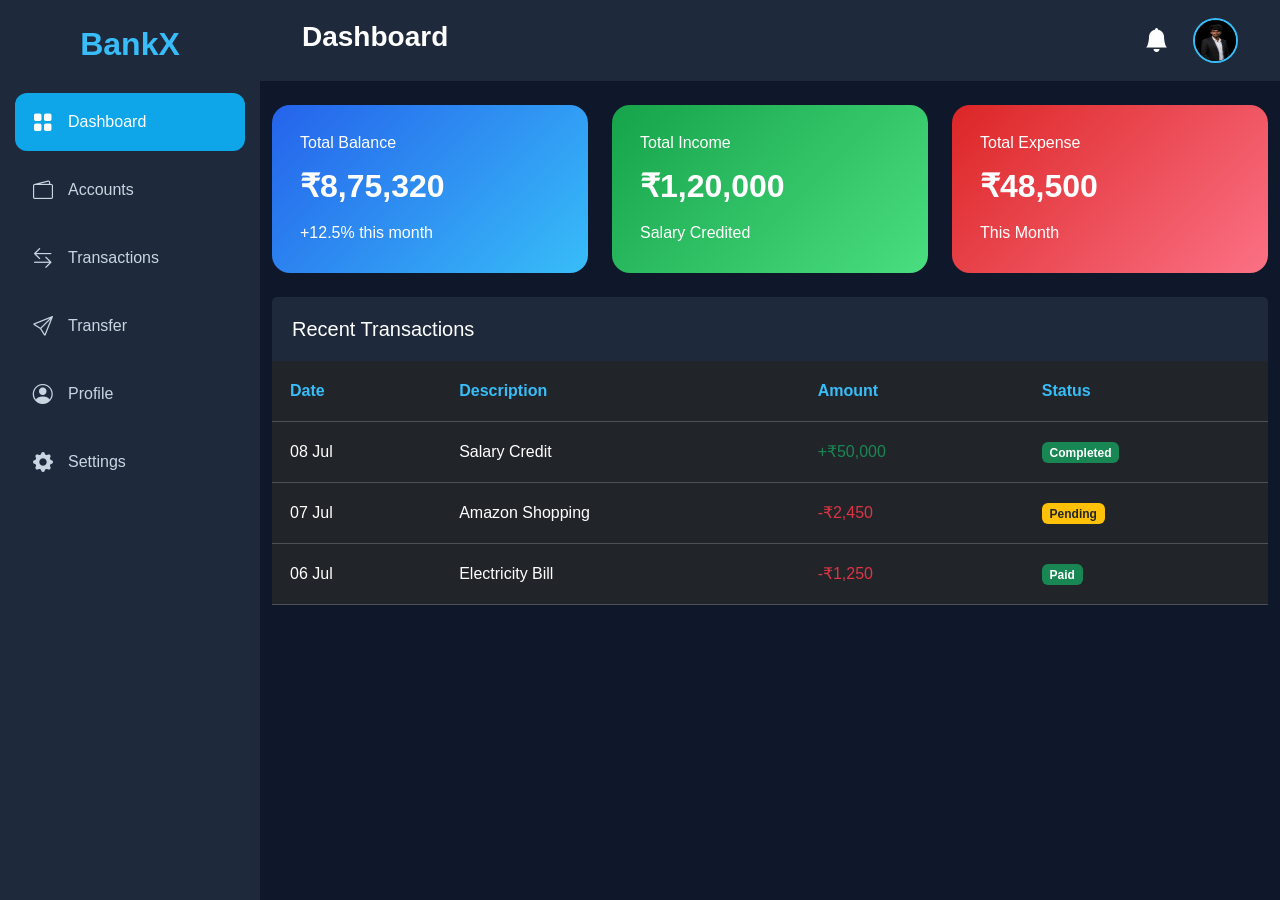
<file: index.html>
<!DOCTYPE html>
<html lang="en">
<head>
    <meta charset="UTF-8">
    <meta name="viewport" content="width=device-width, initial-scale=1.0">
    <title>BankX Dashboard</title>
    <link href="https://cdn.jsdelivr.net/npm/bootstrap@5.3.3/dist/css/bootstrap.min.css" rel="stylesheet">
    <link rel="stylesheet" href="https://cdn.jsdelivr.net/npm/bootstrap-icons@1.11.3/font/bootstrap-icons.min.css">
    <link rel="icon" type="image/png" href="./pngtree-vector-bank-icon-png-image_708538.jpg">
    <link rel="stylesheet" href="./style.css">
</head>
<body>
<div class="wrapper">
    <aside class="sidebar">
        <div class="logo">
            <h2>BankX</h2>
        </div>
        <ul class="nav flex-column mt-4">
            <li class="nav-item">
                <a href="index.html" class="nav-link active">
                    <i class="bi bi-grid-fill"></i>
                    <span>Dashboard</span>
                </a>
            </li>
            <li class="nav-item">
                <a href="./accounts.html" class="nav-link">
                    <i class="bi bi-wallet2"></i>
                    <span>Accounts</span>
                </a>
            </li>
            <li class="nav-item">
                <a href="./transaction.html" class="nav-link">
                    <i class="bi bi-arrow-left-right"></i>
                    <span>Transactions</span>
                </a>
            </li>
            <li class="nav-item">
                <a href="./transfer.html" class="nav-link">
                    <i class="bi bi-send"></i>
                    <span>Transfer</span>
                </a>
            </li>
            <li class="nav-item">
                <a href="./profile.html" class="nav-link">
                    <i class="bi bi-person-circle"></i>
                    <span>Profile</span>
                </a>
            </li>
            <li class="nav-item">
                <a href="./setting.html" class="nav-link">
                    <i class="bi bi-gear-fill"></i>
                    <span>Settings</span>
                </a>
            </li>
        </ul>
    </aside>
    <main class="main">
        <nav class="navbar navbar-dark">
            <div class="container-fluid">
                <h3 class="text-white fw-bold">
                    Dashboard
                </h3>
                <div class="d-flex align-items-center">
                    <i class="bi bi-bell-fill text-white fs-4 me-4"></i>
                    <img src="./mugil3.png"
                    class="profile">
                </div>
            </div>
        </nav>
        <div class="container-fluid mt-4">
            <div class="row g-4">
                <div class="col-xl-4 col-md-6">
                    <div class="card balance-card">
                        <div class="card-body">
                            <h6>Total Balance</h6>
                            <h2>₹8,75,320</h2>
                            <p>+12.5% this month</p>
                        </div>
                    </div>
                </div>
                <div class="col-xl-4 col-md-6">
                    <div class="card income-card">
                        <div class="card-body">
                            <h6>Total Income</h6>
                            <h2>₹1,20,000</h2>
                            <p>Salary Credited</p>
                        </div>
                    </div>
                </div>
                <div class="col-xl-4 col-md-12">
                    <div class="card expense-card">
                        <div class="card-body">
                            <h6>Total Expense</h6>
                            <h2>₹48,500</h2>
                            <p>This Month</p>
                        </div>
                    </div>
                </div>
            </div>
        </div>
        <div class="container-fluid mt-4">
            <div class="card table-card">
                <div class="card-header">
                    <h5 class="mb-0">
                        Recent Transactions
                    </h5>
                </div>
                <div class="table-responsive">
                    <table class="table table-dark table-hover align-middle mb-0">
                        <thead>
                            <tr>
                                <th>Date</th>
                                <th>Description</th>
                                <th>Amount</th>
                                <th>Status</th>
                            </tr>
                        </thead>
                        <tbody>
                            <tr>
                                <td>08 Jul</td>
                                <td>Salary Credit</td>
                                <td class="text-success">
                                    +₹50,000
                                </td>
                                <td>
                                    <span class="badge bg-success">
                                        Completed
                                    </span>
                                </td>
                            </tr>
                            <tr>
                                <td>07 Jul</td>
                                <td>Amazon Shopping</td>
                                <td class="text-danger">
                                    -₹2,450
                                </td>
                                <td>
                                    <span class="badge bg-warning text-dark">
                                        Pending
                                    </span>
                                </td>
                            </tr>
                            <tr>
                                <td>06 Jul</td>
                                <td>Electricity Bill</td>
                                <td class="text-danger">
                                    -₹1,250
                                </td>
                                <td>
                                    <span class="badge bg-success">
                                        Paid
                                    </span>
                                </td>
                            </tr>
                        </tbody>
                    </table>
                </div>
            </div>
        </div>
    </main>
</div>
</body>
</html>
</file>
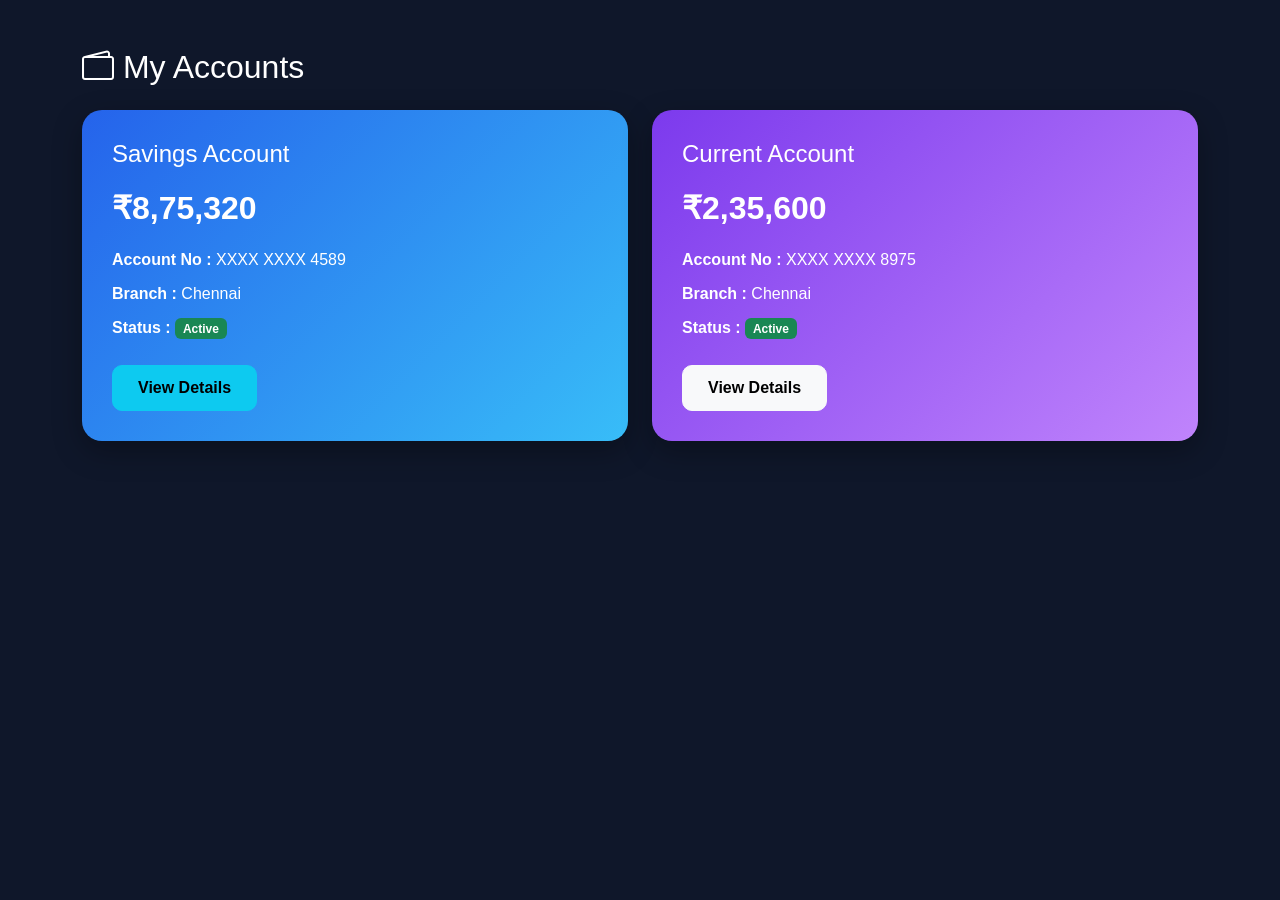
<file: accounts.html>
<!DOCTYPE html>
<html lang="en">
<head>
    <meta charset="UTF-8">
    <meta name="viewport" content="width=device-width, initial-scale=1.0">
    <title>Accounts</title>
    <link href="https://cdn.jsdelivr.net/npm/bootstrap@5.3.3/dist/css/bootstrap.min.css" rel="stylesheet">
    <link rel="stylesheet" href="./accounts.css">
    <link rel="stylesheet" href="https://cdn.jsdelivr.net/npm/bootstrap-icons@1.11.3/font/bootstrap-icons.min.css">
    <link rel="icon" type="image/png" href="./pngtree-vector-bank-icon-png-image_708538.jpg">
</head>
<body>
    <div class="container py-5">
        <h2 class="text-white mb-4">
            <i class="bi bi-wallet2"></i>
            My Accounts
        </h2>
        <div class="row g-4">
            <div class="col-lg-6">
                <div class="account-card">
                    <h4>Savings Account</h4>
                    <h2>₹8,75,320</h2>
                    <p><strong>Account No :</strong> XXXX XXXX 4589</p>
                    <p><strong>Branch :</strong> Chennai</p>
                    <p><strong>Status :</strong>
                        <span class="badge bg-success">Active</span>
                    </p>
                    <button class="btn btn-info">
                        View Details
                    </button>
                </div>
            </div>
            <div class="col-lg-6">
                <div class="account-card current">
                    <h4>Current Account</h4>
                    <h2>₹2,35,600</h2>
                    <p><strong>Account No :</strong> XXXX XXXX 8975</p>
                    <p><strong>Branch :</strong> Chennai</p>
                    <p><strong>Status :</strong>
                        <span class="badge bg-success">Active</span>
                    </p>
                    <button class="btn btn-light">
                        View Details
                    </button>
                </div>
            </div>
        </div>
    </div>
</body>
</html>
</file>
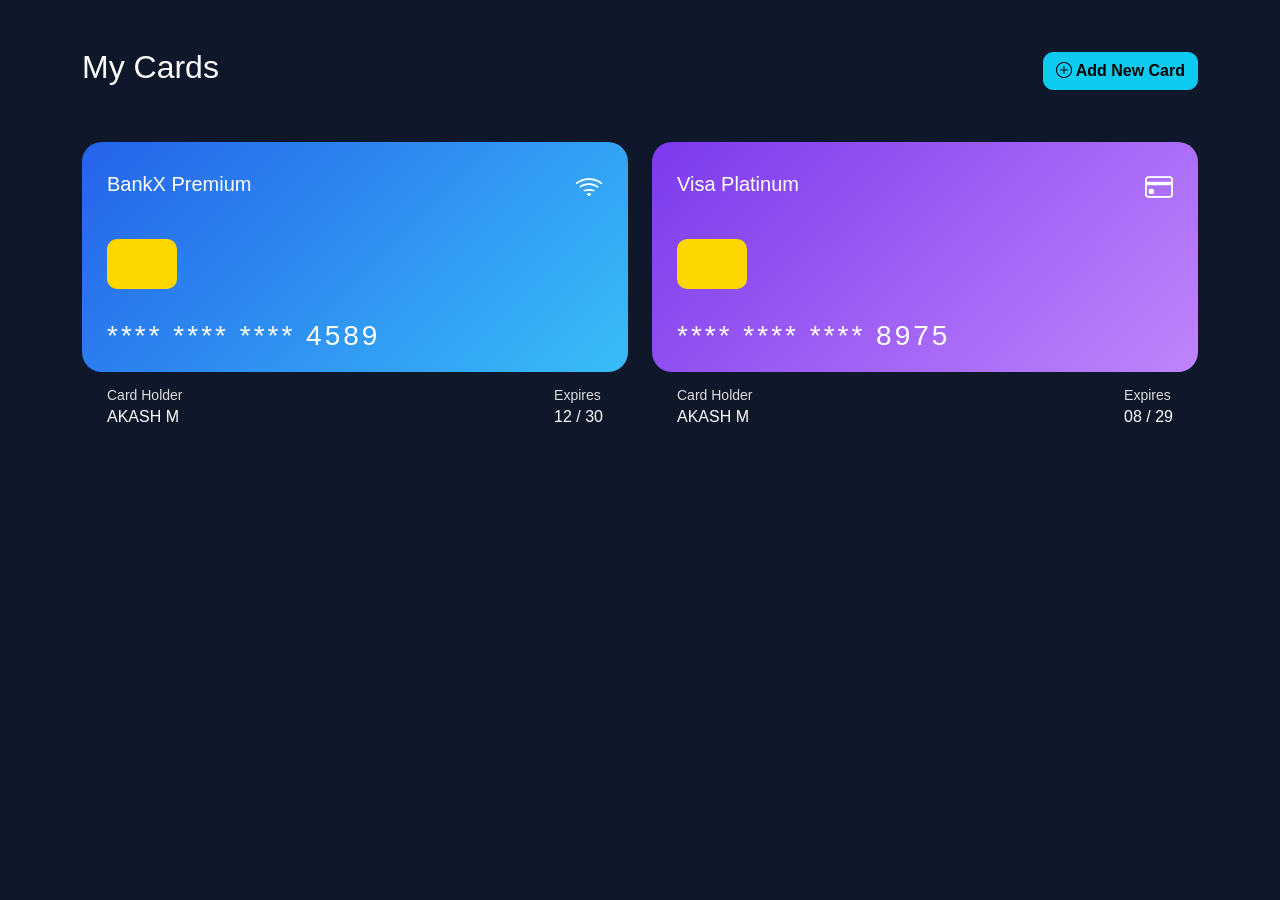
<file: cards.html>
<!DOCTYPE html>
<html lang="en">
<head>
    <meta charset="UTF-8">
    <meta name="viewport" content="width=device-width, initial-scale=1.0">
    <title>My Cards</title>
    <link href="https://cdn.jsdelivr.net/npm/bootstrap@5.3.3/dist/css/bootstrap.min.css" rel="stylesheet">
    <link rel="stylesheet" href="./cards.css">
    <link rel="icon" type="image/png" href="./pngtree-vector-bank-icon-png-image_708538.jpg">
    <link rel="stylesheet" href="https://cdn.jsdelivr.net/npm/bootstrap-icons@1.11.3/font/bootstrap-icons.min.css">
</head>
<body>
<div class="container py-5">
    <div class="d-flex justify-content-between align-items-center mb-5">
        <h2 class="text-white">My Cards</h2>
        <button class="btn btn-info">
            <i class="bi bi-plus-circle"></i>
            Add New Card
        </button>
    </div>
    <div class="row">
        <div class="col-lg-6 mb-4">
            <div class="credit-card">
                <div class="top">
                    <h5>BankX Premium</h5>
                    <i class="bi bi-wifi fs-3"></i>
                </div>
                <div class="chip"></div>
                <h3 class="number">
                    **** **** **** 4589
                </h3>
                <div class="bottom">
                    <div>
                        <small>Card Holder</small>
                        <h6>AKASH M</h6>
                    </div>
                    <div>
                        <small>Expires</small>
                        <h6>12 / 30</h6>
                    </div>
                </div>
            </div>
        </div>
        <div class="col-lg-6 mb-4">
            <div class="credit-card second">
                <div class="top">
                    <h5>Visa Platinum</h5>
                    <i class="bi bi-credit-card fs-3"></i>
                </div>
                <div class="chip"></div>
                <h3 class="number">
                    **** **** **** 8975
                </h3>
                <div class="bottom">
                    <div>
                        <small>Card Holder</small>
                        <h6>AKASH M</h6>
                    </div>
                    <div>
                        <small>Expires</small>
                        <h6>08 / 29</h6>
                    </div>
                </div>
            </div>
        </div>
</file>
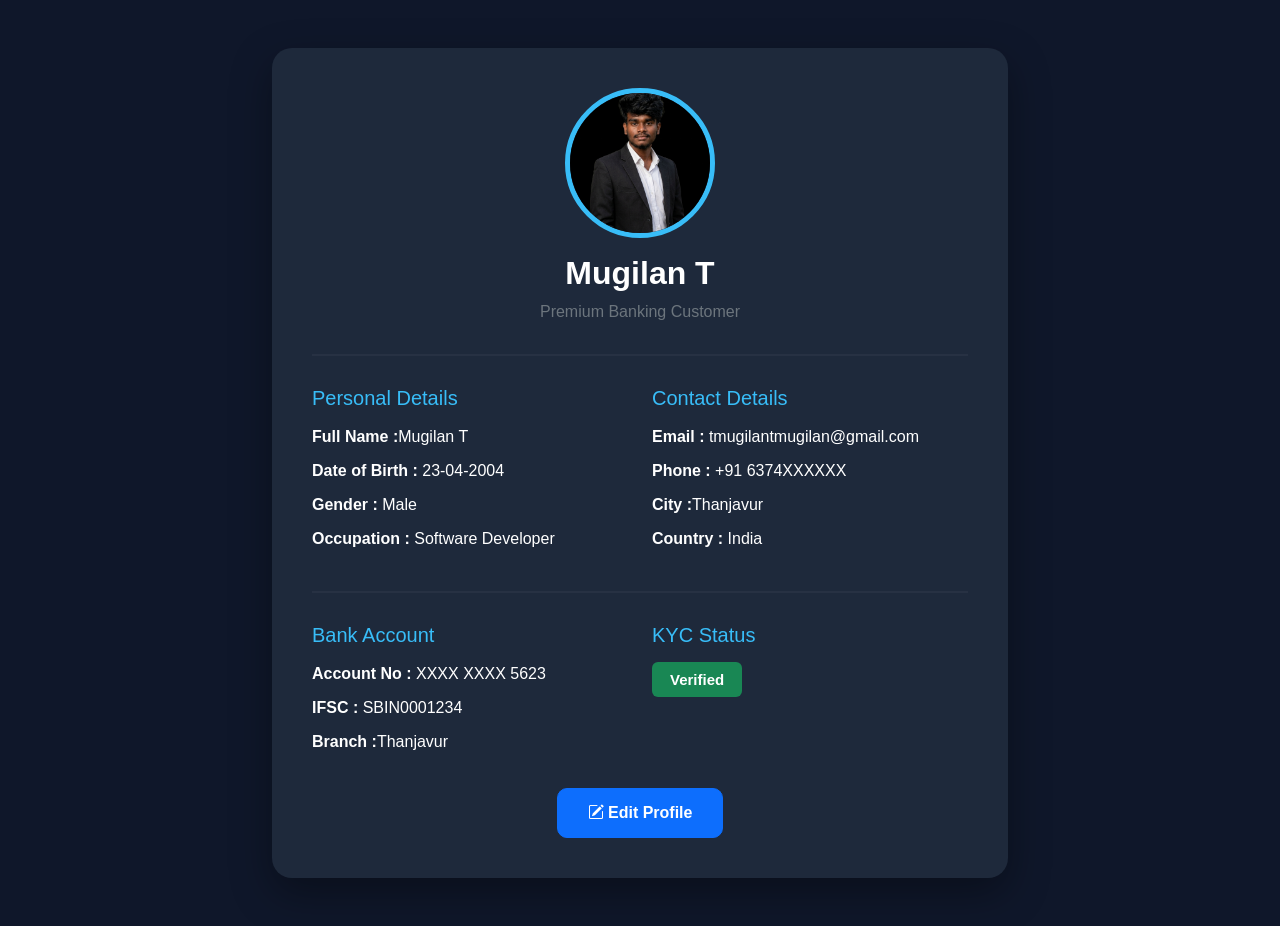
<file: profile.html>
<!DOCTYPE html>
<html lang="en">
<head>
    <meta charset="UTF-8">
    <meta name="viewport" content="width=device-width, initial-scale=1.0">
    <title>Profile</title>
    <link rel="icon" type="image/png" href="./pngtree-vector-bank-icon-png-image_708538.jpg">
    <link href="https://cdn.jsdelivr.net/npm/bootstrap@5.3.3/dist/css/bootstrap.min.css" rel="stylesheet">
    <link rel="stylesheet" href="https://cdn.jsdelivr.net/npm/bootstrap-icons@1.11.3/font/bootstrap-icons.min.css">
    <link rel="stylesheet" href="./profile.css">
</head>
<body>
<div class="container py-5">
    <div class="row justify-content-center">
        <div class="col-lg-8">
            <div class="profile-card">
                <div class="text-center">
                    <img src="./mugil3.png" class="profile-img">
                    <h2 class="mt-3">Mugilan T</h2>
                    <p class="text-secondary">
                        Premium Banking Customer
                    </p>
                </div>
                <hr>
                <div class="row">
                    <div class="col-md-6">
                        <h5>Personal Details</h5>
                        <p><strong>Full Name :</strong>Mugilan T</p>
                        <p><strong>Date of Birth :</strong> 23-04-2004</p>
                        <p><strong>Gender :</strong> Male</p>
                        <p><strong>Occupation :</strong> Software Developer</p>
                    </div>
                    <div class="col-md-6">
                        <h5>Contact Details</h5>
                        <p><strong>Email :</strong> tmugilantmugilan@gmail.com</p>
                        <p><strong>Phone :</strong> +91 6374XXXXXX</p>
                        <p><strong>City :</strong>Thanjavur</p>
                        <p><strong>Country :</strong> India</p>
                    </div>
                </div>
                <hr>
                <div class="row">
                    <div class="col-md-6">
                        <h5>Bank Account</h5>
                        <p><strong>Account No :</strong> XXXX XXXX 5623</p>
                        <p><strong>IFSC :</strong> SBIN0001234</p>
                        <p><strong>Branch :</strong>Thanjavur</p>
                    </div>
                    <div class="col-md-6">
                        <h5>KYC Status</h5>
                        <span class="badge bg-success">
                            Verified
                        </span>
                    </div>
                </div>
                <div class="text-center mt-4">
                    <button class="btn btn-primary">
                        <i class="bi bi-pencil-square"></i>
                        Edit Profile
                    </button>
                </div>
            </div>
        </div>
    </div>
</div>
</body>
</html>
</file>
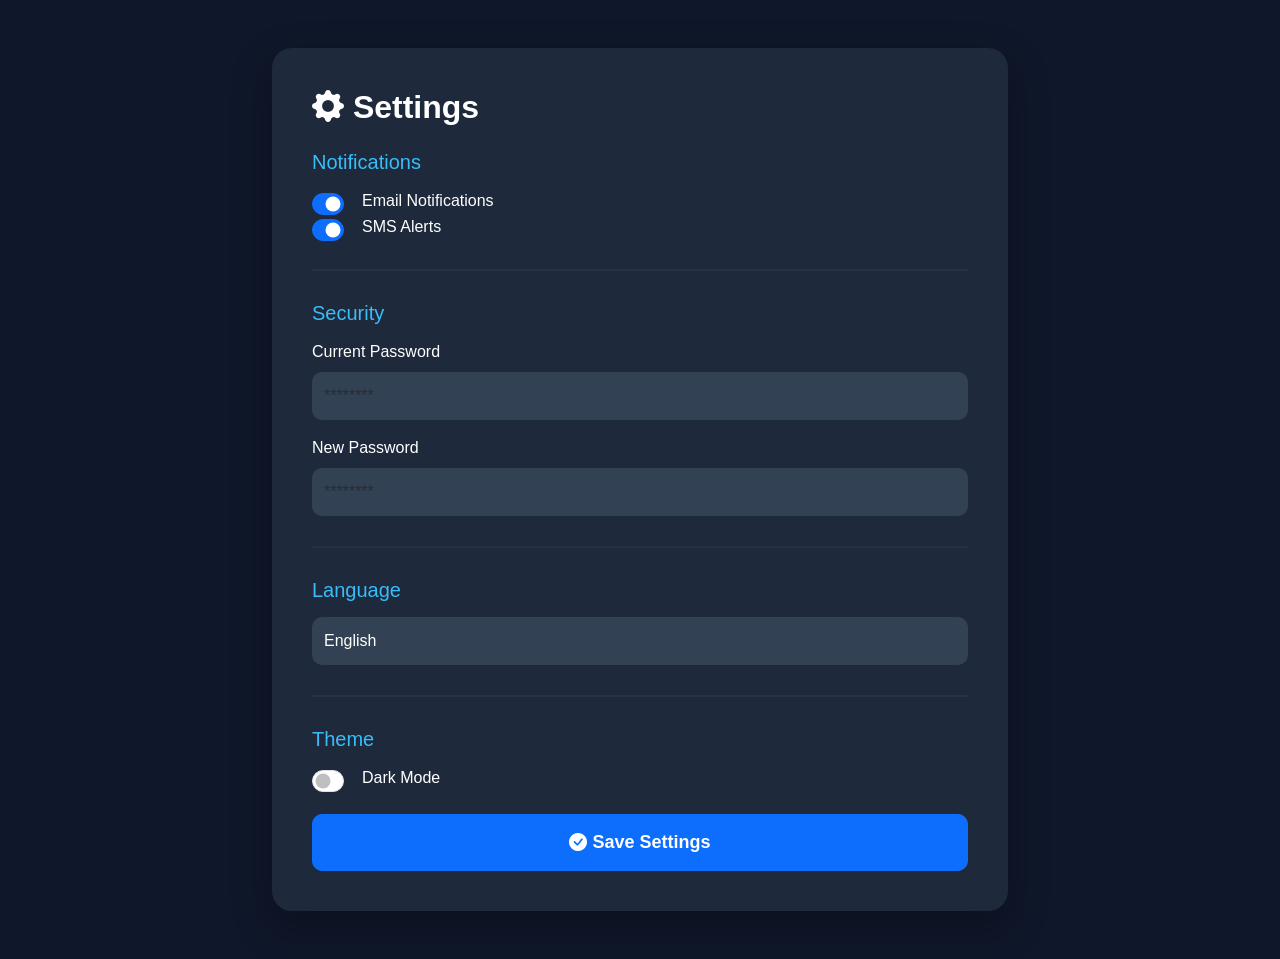
<file: setting.html>
<!DOCTYPE html>
<html lang="en">
<head>
    <meta charset="UTF-8">
    <meta name="viewport" content="width=device-width, initial-scale=1.0">
    <title>Settings</title>
    <link href="https://cdn.jsdelivr.net/npm/bootstrap@5.3.3/dist/css/bootstrap.min.css" rel="stylesheet">
    <link rel="icon" type="image/png" href="./pngtree-vector-bank-icon-png-image_708538.jpg">
    <link rel="stylesheet" href="https://cdn.jsdelivr.net/npm/bootstrap-icons@1.11.3/font/bootstrap-icons.min.css">
    <link rel="stylesheet" href="setting.css">
</head>
<body>
    <div class="container py-5">
        <div class="row justify-content-center">
            <div class="col-lg-8">
                <div class="settings-box">
                    <h2 class="mb-4">
                        <i class="bi bi-gear-fill"></i>
                        Settings
                    </h2>
                    <div class="mb-4">
                        <h5>Notifications</h5>
                        <div class="form-check form-switch">
                            <input class="form-check-input" type="checkbox" checked>
                            <label class="form-check-label">
                                Email Notifications
                            </label>
                        </div>
                        <div class="form-check form-switch">
                            <input class="form-check-input" type="checkbox" checked>
                            <label class="form-check-label">
                                SMS Alerts
                            </label>
                        </div>
                    </div>
                    <hr>
                    <div class="mb-4">
                        <h5>Security</h5>
                        <label class="form-label">
                            Current Password
                        </label>
                        <input type="password" class="form-control"placeholder="********">
                        <label class="form-label mt-3">
                            New Password
                        </label>
                        <input type="password" class="form-control" placeholder="********">
                    </div>
                    <hr>
                    <div class="mb-4">
                        <h5>Language</h5>
                        <select class="form-select">
                            <option>English</option>
                            <option>Tamil</option>
                            <option>Hindi</option>
                        </select>
                    </div>
                    <hr>
                    <div class="mb-4">
                        <h5>Theme</h5>
                        <div class="form-check form-switch">
                            <input class="form-check-input" type="checkbox">
                            <label class="form-check-label">
                                Dark Mode
                            </label>
                        </div>
                    </div>
                    <button class="btn btn-primary w-100">
                        <i class="bi bi-check-circle-fill"></i>
                        Save Settings
                    </button>
                </div>
            </div>
        </div>
    </div>
</body>
</html>
</file>
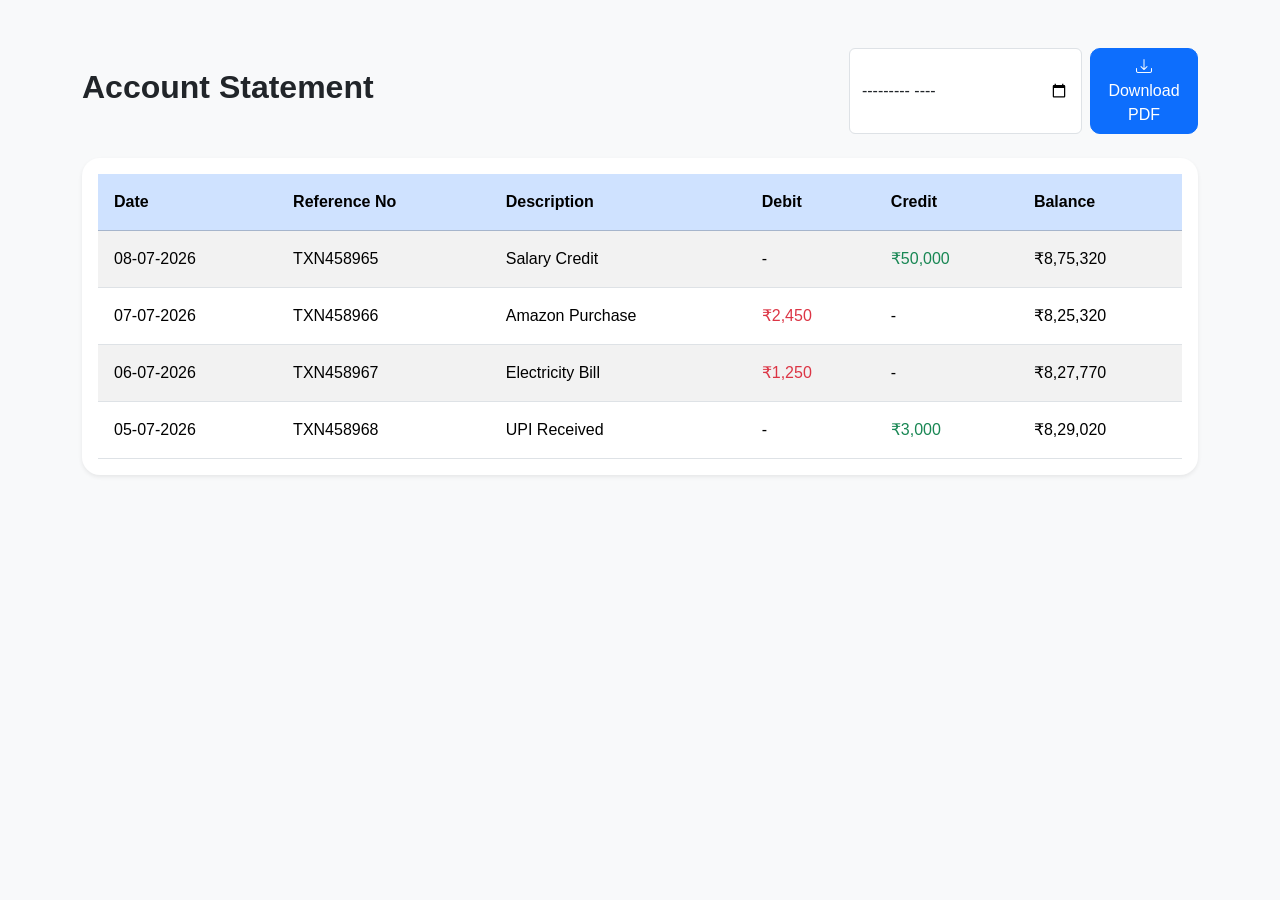
<file: transaction.html>
<!DOCTYPE html>
<html lang="en">
<head>
    <meta charset="UTF-8">
    <meta name="viewport" content="width=device-width, initial-scale=1.0">
    <title>Account Statement</title>
    <link href="https://cdn.jsdelivr.net/npm/bootstrap@5.3.3/dist/css/bootstrap.min.css" rel="stylesheet">
    <link rel="stylesheet" href="./transcation.css">
    <link rel="icon" type="image/png" href="./pngtree-vector-bank-icon-png-image_708538.jpg">
    <link rel="stylesheet" href="https://cdn.jsdelivr.net/npm/bootstrap-icons@1.11.3/font/bootstrap-icons.min.css">
</head>
<body class="bg-light">
    <div class="container py-5">
        <div class="d-flex flex-column flex-md-row justify-content-between align-items-md-center mb-4">
            <h2 class="fw-bold">Account Statement</h2>
            <div class="d-flex gap-2">
                <input type="month" class="form-control">
                <button class="btn btn-primary">
                    <i class="bi bi-download"></i>
                    Download PDF
                </button>
            </div>
        </div>
        <div class="card shadow-sm border-0">
            <div class="card-body">
                <div class="table-responsive">
                    <table class="table table-striped table-hover align-middle mb-0">
                        <thead class="table-primary">
                            <tr>
                                <th>Date</th>
                                <th>Reference No</th>
                                <th>Description</th>
                                <th>Debit</th>
                                <th>Credit</th>
                                <th>Balance</th>
                            </tr>
                        </thead>
                        <tbody>
                            <tr>
                                <td>08-07-2026</td>
                                <td>TXN458965</td>
                                <td>Salary Credit</td>
                                <td>-</td>
                                <td class="text-success">₹50,000</td>
                                <td>₹8,75,320</td>
                            </tr>
                            <tr>
                                <td>07-07-2026</td>
                                <td>TXN458966</td>
                                <td>Amazon Purchase</td>
                                <td class="text-danger">₹2,450</td>
                                <td>-</td>
                                <td>₹8,25,320</td>
                            </tr>
                            <tr>
                                <td>06-07-2026</td>
                                <td>TXN458967</td>
                                <td>Electricity Bill</td>
                                <td class="text-danger">₹1,250</td>
                                <td>-</td>
                                <td>₹8,27,770</td>
                            </tr>
                            <tr>
                                <td>05-07-2026</td>
                                <td>TXN458968</td>
                                <td>UPI Received</td>
                                <td>-</td>
                                <td class="text-success">₹3,000</td>
                                <td>₹8,29,020</td>
                            </tr>
                        </tbody>
                    </table>
                </div>
            </div>
        </div>
    </div>
</body>
</html>
</file>
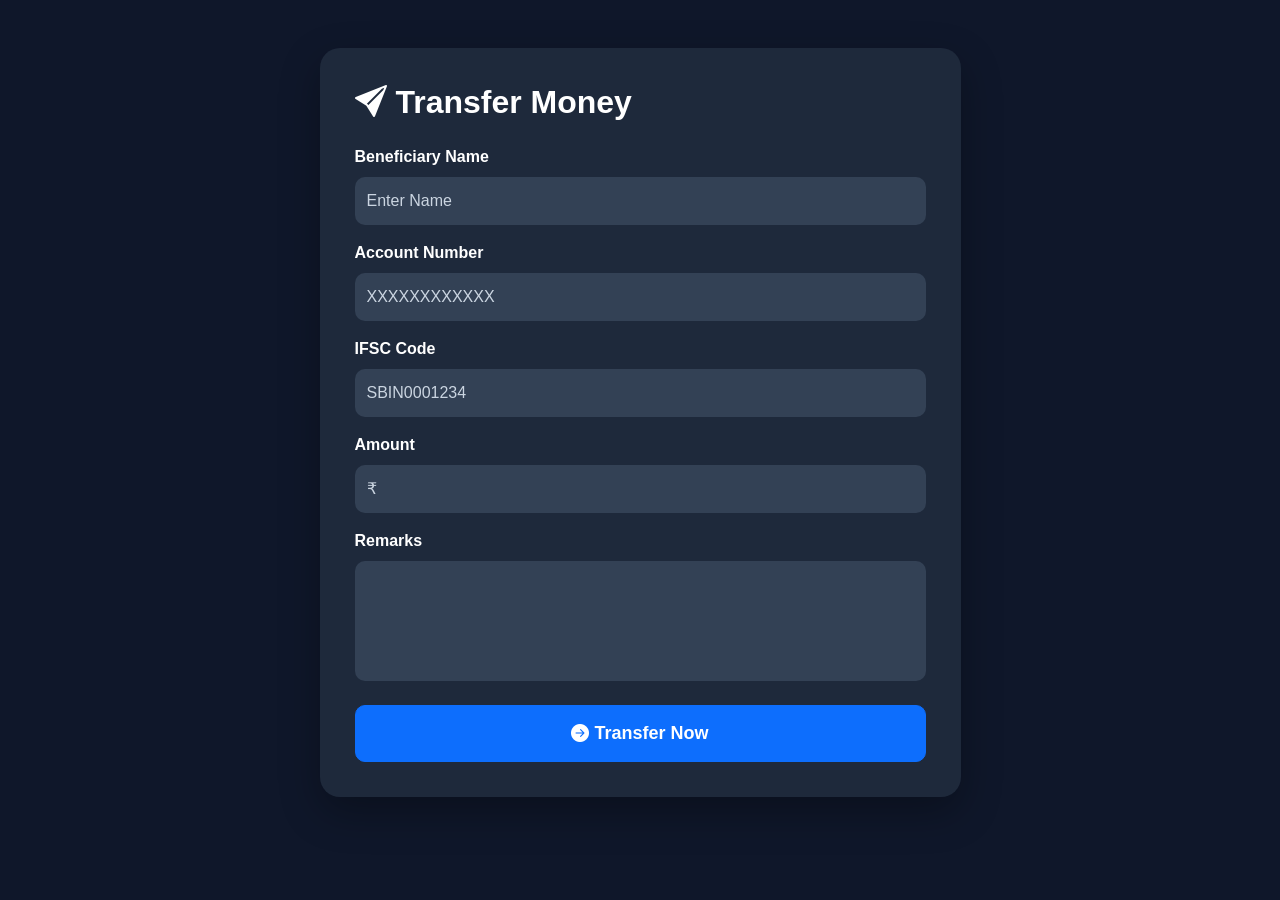
<file: transfer.html>
<!DOCTYPE html>
<html lang="en">
<head>
    <meta charset="UTF-8">
    <meta name="viewport" content="width=device-width, initial-scale=1.0">
    <title>Transfer Money</title>
    <link href="https://cdn.jsdelivr.net/npm/bootstrap@5.3.3/dist/css/bootstrap.min.css" rel="stylesheet">
    <link rel="stylesheet" href="https://cdn.jsdelivr.net/npm/bootstrap-icons@1.11.3/font/bootstrap-icons.min.css">
    <link rel="icon" type="image/png" href="./pngtree-vector-bank-icon-png-image_708538.jpg">
    <link rel="stylesheet" href="./transfer.css">
</head>
<body>
    <div class="container py-5">
        <div class="row justify-content-center">
            <div class="col-lg-7">
                <div class="transfer-box">
                    <h2 class="mb-4">
                        <i class="bi bi-send-fill"></i>
                        Transfer Money
                    </h2>
                    <form>
                        <div class="mb-3">
                            <label class="form-label">
                                Beneficiary Name
                            </label>
                            <input
                            type="text"
                            class="form-control"
                            placeholder="Enter Name">
                        </div>
                        <div class="mb-3">
                            <label class="form-label">
                                Account Number
                            </label>
                            <input
                            type="text"
                            class="form-control"
                            placeholder="XXXXXXXXXXXX">
                        </div>
                        <div class="mb-3">
                            <label class="form-label">
                                IFSC Code
                            </label>
                            <input
                            type="text"
                            class="form-control"
                            placeholder="SBIN0001234">
                        </div>
                        <div class="mb-3">
                            <label class="form-label">
                                Amount
                            </label>
                            <input
                            type="number"
                            class="form-control"
                            placeholder="₹">
                        </div>
                        <div class="mb-4">
                            <label class="form-label">
                                Remarks
                            </label>
                            <textarea
                            class="form-control"
                            rows="4"
                            placeholder="Enter Remarks">
                            </textarea>
                        </div>
                        <button
                        class="btn btn-primary w-100">
                        <i class="bi bi-arrow-right-circle-fill"></i>
                        Transfer Now
                    </button>
                </form>
            </div>
        </div>
    </div>
</div>
</body>
</html>
</file>
<file: style.css>
*{
    margin:0;
    padding:0;
    box-sizing:border-box;
    font-family:Arial,Helvetica,sans-serif;
}
body{
    background:#0f172a;
    color:#fff;
    overflow-x:hidden;
}
.wrapper{
    display:flex;
}
.sidebar{
    width:260px;
    min-height:100vh;
    background:#1e293b;
    position:fixed;
    left:0;
    top:0;
    padding:25px 15px;
    overflow-y:auto;
}
.logo{
    text-align:center;
    margin-bottom:30px;
}
.logo h2{
    color:#38bdf8;
    font-weight:bold;
}
.sidebar .nav-link{
    color:#cbd5e1;
    padding:14px 18px;
    border-radius:12px;
    margin-bottom:10px;
    display:flex;
    align-items:center;
    transition:.3s;
}
.sidebar .nav-link i{
    font-size:20px;
    margin-right:15px;
}
.sidebar .nav-link:hover,
.sidebar .nav-link.active{
    background:#0ea5e9;
    color:#fff;
}
.main{
    margin-left:260px;
    width:calc(100% - 260px);
}
.navbar{
    background:#1e293b;
    padding:18px 30px;
}
.profile{
    width:45px;
    height:45px;
    border-radius:50%;
    border:2px solid #38bdf8;
}
.card{
    border:none;
    border-radius:18px;
}
.balance-card{
    background:linear-gradient(135deg,#2563eb,#38bdf8);
}
.income-card{
    background:linear-gradient(135deg,#16a34a,#4ade80);
}
.expense-card{
    background:linear-gradient(135deg,#dc2626,#fb7185);
}
.balance-card,
.income-card,
.expense-card{
    color:#fff;
    transition:.3s;
}
.balance-card:hover,
.income-card:hover,
.expense-card:hover{
    transform:translateY(-6px);
}
.card-body{
    padding:28px;
}
.card-body h2{
    margin:15px 0;
    font-weight:bold;
}
.card-body p{
    margin:0;
}
.table-card{
    background:#1e293b;
}
.card-header{
    background:#1e293b;
    border:none;
    color:#fff;
    padding:20px;
}
.table{
    margin:0;
}
.table th{
    color:#38bdf8;
}

.table td,
.table th{
    padding:18px;
}

@media(max-width:992px){
.sidebar{
    width:80px;
}
.logo h2{
    font-size:18px;
}
.sidebar .nav-link{
    justify-content:center;
    padding:15px;
}
.sidebar .nav-link span{
    display:none;
}
.sidebar .nav-link i{
    margin-right:0;
    font-size:22px;
}
.main{
    margin-left:80px;
    width:calc(100% - 80px);
}

}
@media(max-width:575.98px){

.sidebar{
    width:70px;
    padding:15px 8px;
}
.logo h2{
    font-size:15px;
}
.sidebar .nav-link{
    justify-content:center;
    padding:14px;
}
.sidebar .nav-link span{
    display:none;
}
.sidebar .nav-link i{
    margin-right:0;
    font-size:20px;
}
.main{
    margin-left:70px;
    width:calc(100% - 70px);
}
.navbar{
    padding:15px;
}
.profile{
    width:40px;
    height:40px;
}
.card-body{
    padding:18px;
}
.card-body h2{
    font-size:28px;
}
.table th,
.table td{
    font-size:13px;
    padding:12px;
}
}
</file>
<file: accounts.css>
*{
    margin:0;
    padding:0;
    box-sizing:border-box;
    font-family:Arial, Helvetica, sans-serif;
}
body{
    background:#0f172a;
}
.account-card{
    background:linear-gradient(135deg,#2563eb,#38bdf8);
    padding:30px;
    border-radius:20px;
    color:white;
    transition:.3s;
    box-shadow:0 10px 30px rgba(0,0,0,.3);
}
.current{
    background:linear-gradient(135deg,#7c3aed,#c084fc);
}
.account-card:hover{
    transform:translateY(-8px);
}
.account-card h2{
    margin:20px 0;
    font-weight:bold;
}
.account-card p{
    margin-bottom:10px;
}
.btn{
    margin-top:15px;
    padding:10px 25px;
    border-radius:10px;
    font-weight:bold;
}
</file>
<file: cards.css>
*{
    margin:0;
    padding:0;
    box-sizing:border-box;
    font-family:Arial, Helvetica, sans-serif;
}
body{
    background:#0f172a;
}
.credit-card{
    height:230px;
    border-radius:20px;
    padding:25px;
    color:white;
    background:linear-gradient(135deg,#2563eb,#38bdf8);
    transition:.3s;
}
.credit-card:hover{
    transform:translateY(-10px);
}
.second{
    background:linear-gradient(135deg,#7c3aed,#c084fc);
}
.top{
    display:flex;
    justify-content:space-between;
    align-items:center;
}
.chip{
    width:70px;
    height:50px;
    border-radius:10px;
    margin-top:30px;
    background:gold;
}
.number{
    margin:30px 0;
    letter-spacing:3px;
}
.bottom{
    display:flex;
    justify-content:space-between;
}
small{
    color:#ddd;
}
.btn{
    border-radius:10px;
    font-weight:bold;
}
</file>
<file: profile.css>
*{
    margin:0;
    padding:0;
    box-sizing:border-box;
    font-family:Arial, Helvetica, sans-serif;
}
body{
    background:#0f172a;
}
.profile-card{
    background:#1e293b;
    padding:40px;
    border-radius:20px;
    color:white;
    box-shadow:0 15px 40px rgba(0,0,0,.35);
}
.profile-img{
    width:150px;
    height:150px;
    border-radius:50%;
    border:5px solid #38bdf8;
    object-fit:cover;
}
h2{
    font-weight:bold;
}
h5{
    margin-bottom:15px;
    color:#38bdf8;
}
p{
    margin-bottom:10px;
}
hr{
    border:1px solid rgba(255,255,255,.15);
    margin:30px 0;
}
.btn{
    padding:12px 30px;
    font-weight:bold;
    border-radius:10px;
    transition:.3s;
}
.btn:hover{
    transform:translateY(-4px);
}
.badge{
    font-size:15px;
    padding:10px 18px;
}
</file>
<file: setting.css>
*{
    margin:0;
    padding:0;
    box-sizing:border-box;
    font-family:Arial, Helvetica, sans-serif;
}
body{
    background:#0f172a;
}
.settings-box{
    background:#1e293b;
    padding:40px;
    border-radius:20px;
    color:white;
    box-shadow:0 15px 40px rgba(0,0,0,.3);
}
h2{
    font-weight:bold;
    margin-bottom:30px;
}
h5{
    color:#38bdf8;
    margin-bottom:15px;
}
.form-control,
.form-select{
    background:#334155;
    color:white;
    border:none;
    padding:12px;
    border-radius:10px;
}
.form-control:focus,
.form-select:focus{
    background:#334155;
    color:white;
    box-shadow:none;
    border:2px solid #38bdf8;
}
.form-select option{
    background:#334155;
    color:white;

}
.form-check-input{
    width:45px;
    height:22px;
}
.form-check-label{
    margin-left:10px;
}
hr{
    border:1px solid rgba(255,255,255,.15);
    margin:30px 0;
}
.btn{
    padding:14px;
    font-weight:bold;
    font-size:18px;
    border-radius:10px;
    transition:.3s;
}
.btn:hover{
    transform:translateY(-3px);
}
</file>
<file: transcation.css>
body{
    font-family:Arial, Helvetica, sans-serif;
}
.card{
    border-radius:18px;
}
.table th,
.table td{
    padding:16px;
    white-space:nowrap;
}
.btn{
    border-radius:10px;
}
</file>
<file: transfer.css>
*{
    margin:0;
    padding:0;
    box-sizing:border-box;
    font-family:Arial, Helvetica, sans-serif;
}
body{
    background:#0f172a;
}
.transfer-box{
    background:#1e293b;
    padding:35px;
    border-radius:20px;
    color:white;
    box-shadow:0 15px 40px rgba(0,0,0,.3);
}
h2{
    font-weight:bold;
    margin-bottom:30px;
}
.form-label{
    font-weight:600;
    margin-bottom:8px;
}
.form-control{
    background:#334155;
    border:none;
    color:white;
    padding:12px;
    border-radius:10px;
}
.form-control::placeholder{
    color:#cbd5e1; 
}
.form-control:focus{
    background:#334155;
    color:white; 
    box-shadow:none;
    border:2px solid #38bdf8;
}
textarea{
    resize:none;
}
.btn{
    padding:14px;
    border-radius:10px;
    font-size:18px;
    font-weight:bold;
}
.btn:hover{
    transform:translateY(-3px);
    transition:.3s;
}
</file>
